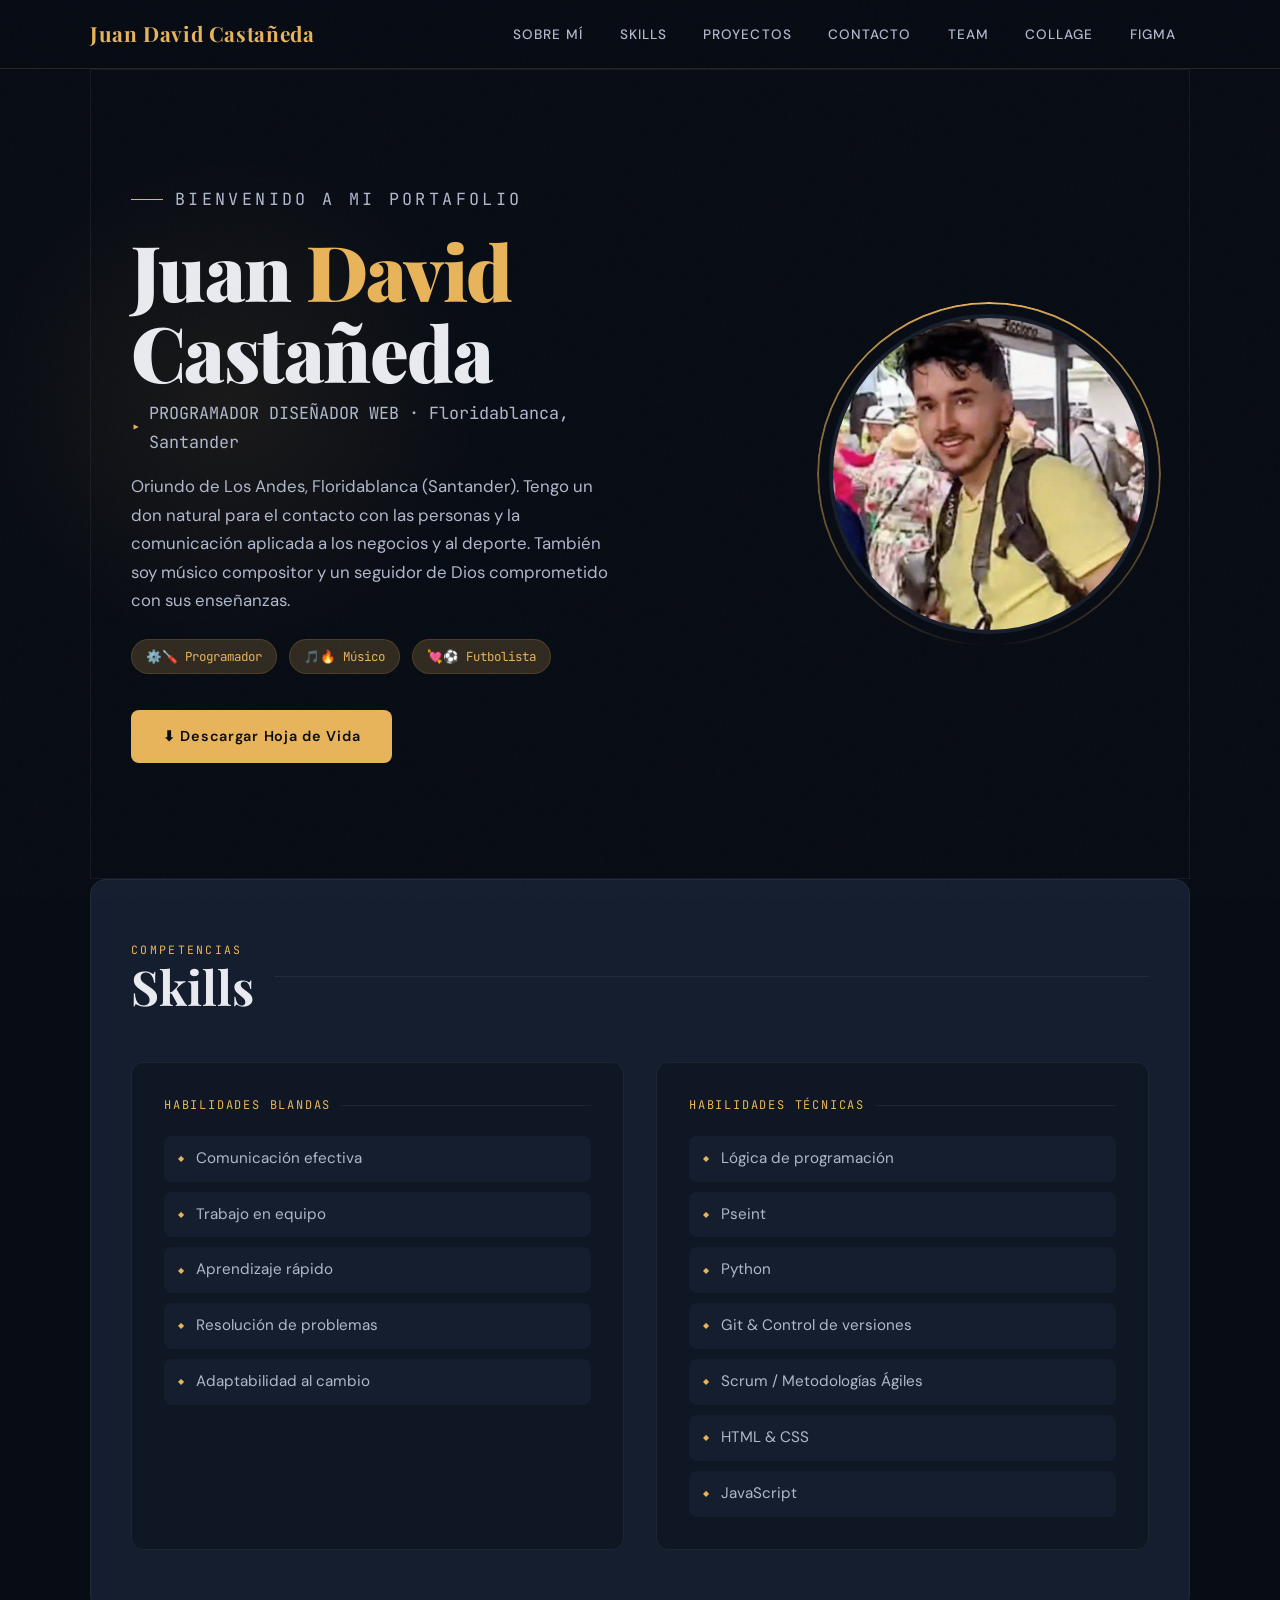
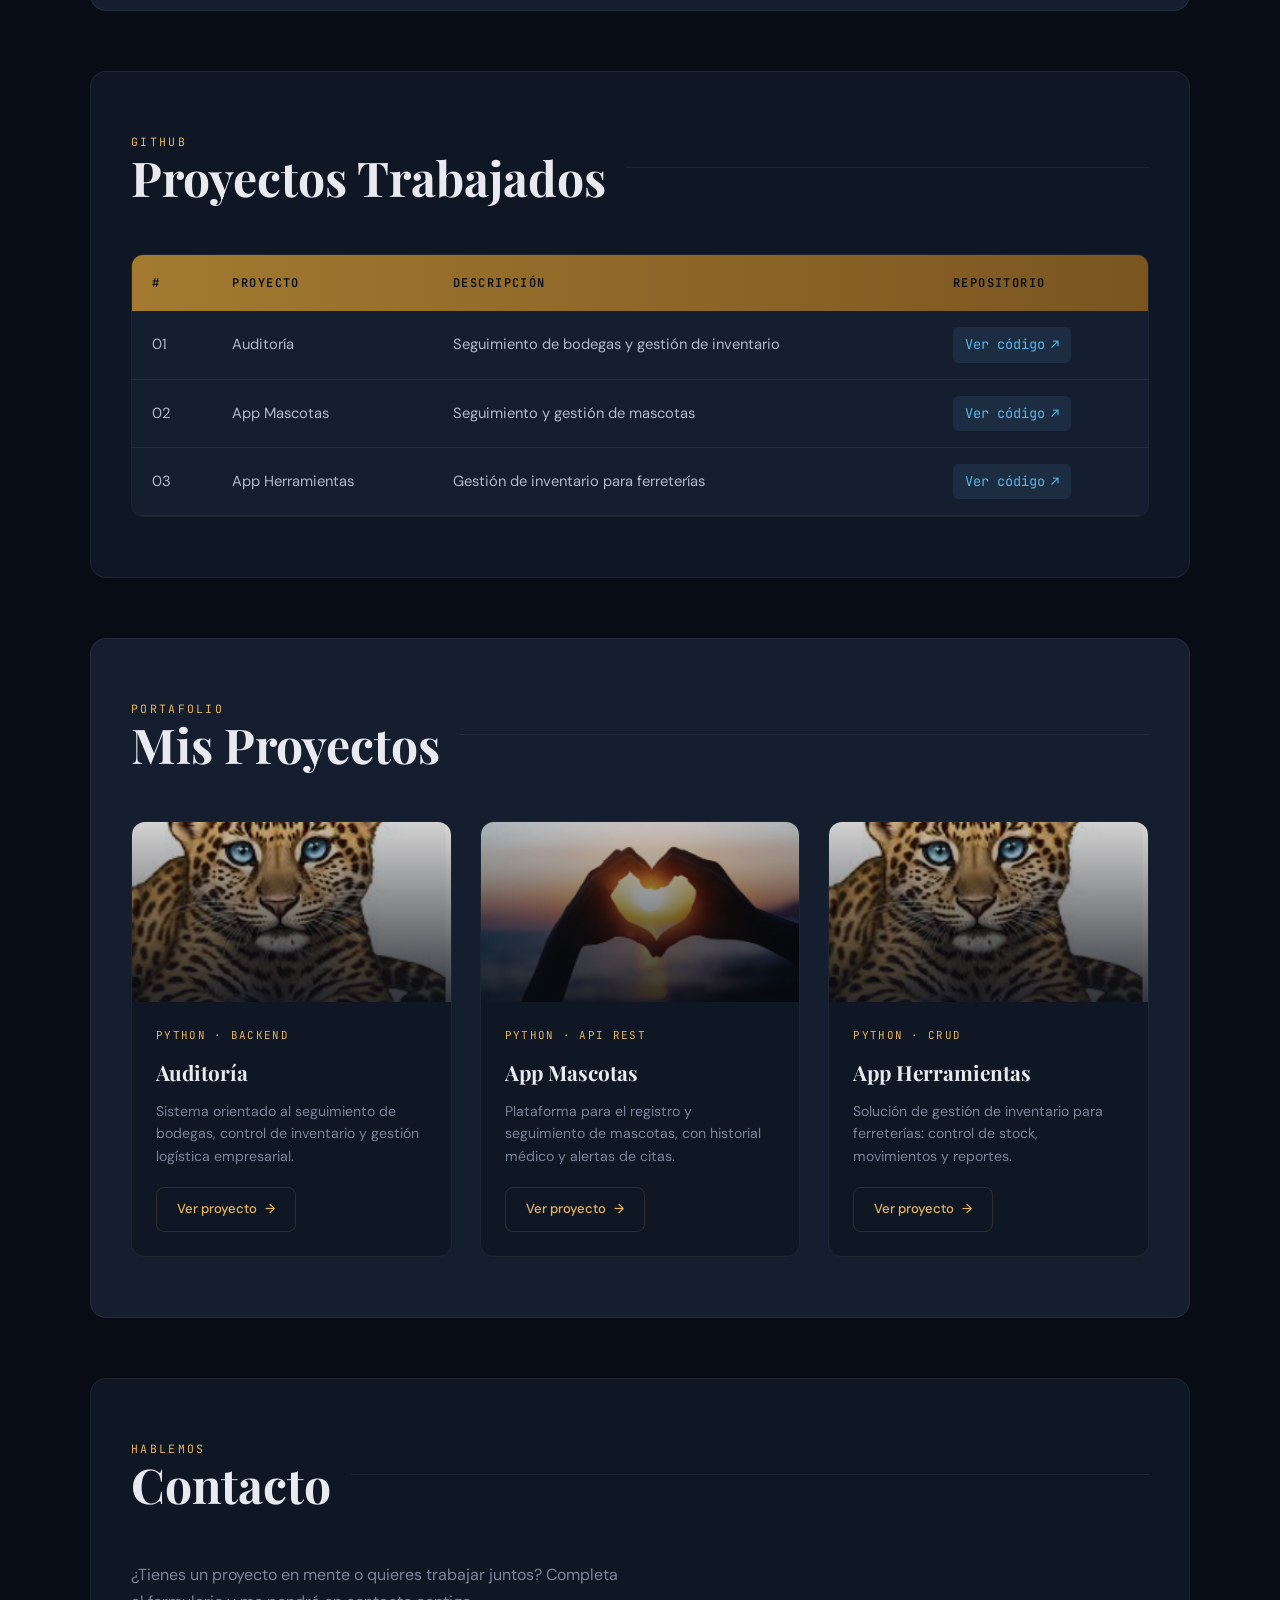
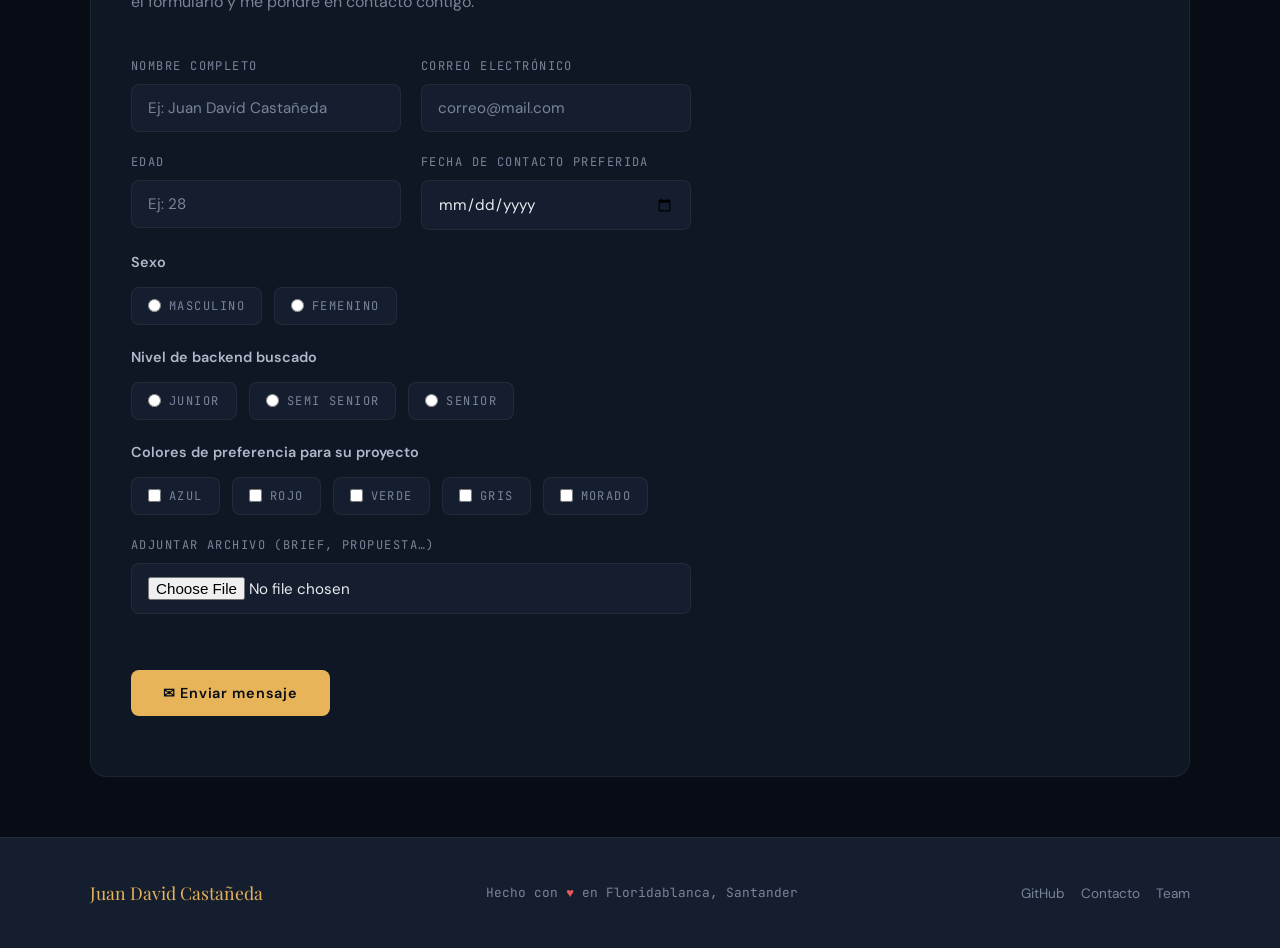
<file: index.html>
<!DOCTYPE html>
<html lang="es">
<head>
  <meta charset="UTF-8">
  <meta name="viewport" content="width=device-width, initial-scale=1.0">
  <title>Juan David Castañeda — Developer Portfolio</title>
  <link rel="stylesheet" href="css/style.css">
</head>

<body>

  <!-- ============================
       HEADER
       ============================ -->
  <header>
    <nav>
      <a href="#sobre-mi" class="nav-brand">Juan David Castañeda</a>
      <ul>
        <li><a href="#sobre-mi">Sobre mí</a></li>
        <li><a href="#skills">Skills</a></li>
        <li><a href="#Repositorios">Proyectos</a></li>
        <li><a href="#contactos">Contacto</a></li>
        <li><a href="team-developer.html">Team</a></li>
        <li><a href="collage.html">Collage</a></li>
        <li><a href="https://www.figma.com/proto/X5nRKjcFiS8y9McNGaihvW/PROYECTO?node-id=3-42&p=f&t=cVQaoE5dZQZJ9Df1-1&scaling=scale-down-width&content-scaling=fixed&page-id=0%3A1&starting-point-node-id=1%3A845" target="_blank">FIGMA</a></li>
      </ul>
    </nav>
  </header>

  <main>

    <!-- ============================
         HERO / SOBRE MÍ
         ============================ -->
    <section id="sobre-mi">
      <div id="sobre-mi-texto">
        <p class="hero-eyebrow">Bienvenido a mi portafolio</p>
        <h1>Juan <span class="highlight">David</span><br>Castañeda</h1>
        <p class="hero-subtitle">PROGRAMADOR DISEÑADOR WEB · Floridablanca, Santander</p>
        <p>
          Oriundo de Los Andes, Floridablanca (Santander). Tengo un don natural
          para el contacto con las personas y la comunicación aplicada a los
          negocios y al deporte. También soy músico compositor y un seguidor de
          Dios comprometido con sus enseñanzas.
        </p>
        <div style="margin-top: 16px;">
          <span class="hero-tag">⚙️🪛 Programador</span>
          <span class="hero-tag">🎵🔥 Músico</span>
          <span class="hero-tag">💘⚽ Futbolista</span>
        </div>
        <a href="img/hoja-de-vida-juan-david-castaneda.pdf" download="Hoja_de_Vida_Juan_David_Castaneda.pdf" class="btn-primary" style="margin-top:36px;">
          ⬇ Descargar Hoja de Vida
        </a>
      </div>

      <div id="sobre-mi-img">
        <div class="avatar-wrapper">
          <div class="avatar-ring"></div>
          <img src="img/David_imagen.jpg" alt="Juan David Castañeda">
        </div>
      </div>
    </section>

    <!-- ============================
         SKILLS
         ============================ -->
    <section id="skills" class="reveal">
      <div class="section-header">
        <div>
          <p class="section-label">Competencias</p>
          <h2 class="section-title">Skills</h2>
        </div>
        <div class="section-line"></div>
      </div>

      <div class="skills-grid">
        <div class="skill-card reveal reveal-delay-1">
          <p class="skill-card-title">Habilidades blandas</p>
          <ul class="skill-list">
            <li>Comunicación efectiva</li>
            <li>Trabajo en equipo</li>
            <li>Aprendizaje rápido</li>
            <li>Resolución de problemas</li>
            <li>Adaptabilidad al cambio</li>
          </ul>
        </div>

        <div class="skill-card reveal reveal-delay-2">
          <p class="skill-card-title">Habilidades técnicas</p>
          <ul class="skill-list">
            <li>Lógica de programación</li>
            <li>Pseint</li>
            <li>Python</li>
            <li>Git &amp; Control de versiones</li>
            <li>Scrum / Metodologías Ágiles</li>
            <li>HTML &amp; CSS</li>
            <li>JavaScript</li>
          </ul>
        </div>
      </div>
    </section>

    <!-- ============================
         REPOSITORIOS
         ============================ -->
    <section id="Repositorios" class="reveal">
      <div class="section-header">
        <div>
          <p class="section-label">GitHub</p>
          <h2 class="section-title">Proyectos Trabajados</h2>
        </div>
        <div class="section-line"></div>
      </div>

      <div class="table-wrapper">
        <table>
          <thead>
            <tr>
              <th>#</th>
              <th>Proyecto</th>
              <th>Descripción</th>
              <th>Repositorio</th>
            </tr>
          </thead>
          <tbody>
            <tr>
              <td>01</td>
              <td>Auditoría</td>
              <td>Seguimiento de bodegas y gestión de inventario</td>
              <td>
                <a href="https://github.com/juandavidcastaneda88/Gestionar_Herramientas" target="_blank">
                  Ver código
                </a>
              </td>
            </tr>
            <tr>
              <td>02</td>
              <td>App Mascotas</td>
              <td>Seguimiento y gestión de mascotas</td>
              <td>
                <a href="https://github.com/juandavidcastaneda88/Gestionar_Herramientas" target="_blank">
                  Ver código
                </a>
              </td>
            </tr>
            <tr>
              <td>03</td>
              <td>App Herramientas</td>
              <td>Gestión de inventario para ferreterías</td>
              <td>
                <a href="https://github.com/juandavidcastaneda88/Gestionar_Herramientas" target="_blank">
                  Ver código
                </a>
              </td>
            </tr>
          </tbody>
        </table>
      </div>
    </section>

    <!-- ============================
         PROYECTOS CARDS
         ============================ -->
    <section id="proyectos" class="reveal">
      <div class="section-header">
        <div>
          <p class="section-label">Portafolio</p>
          <h2 class="section-title">Mis Proyectos</h2>
        </div>
        <div class="section-line"></div>
      </div>

      <div class="projects-grid">
        <div class="project-card reveal reveal-delay-1">
          <div class="project-img-wrap">
            <img src="img/Leopardo.png" alt="Proyecto Auditoría">
            <div class="project-overlay"></div>
          </div>
          <div class="project-body">
            <span class="project-tag"> Python · Backend</span>
            <h3>Auditoría</h3>
            <p>Sistema orientado al seguimiento de bodegas, control de inventario y gestión logística empresarial.</p>
            <a href="https://github.com/juandavidcastaneda88/Gestionar_Herramientas" target="_blank" class="btn-outline">Ver proyecto</a>
          </div>
        </div>

        <div class="project-card reveal reveal-delay-2">
          <div class="project-img-wrap">
            <img src="img/corazon.png" alt="App Mascotas">
            <div class="project-overlay"></div>
          </div>
          <div class="project-body">
            <span class="project-tag">Python · API REST</span>
            <h3>App Mascotas</h3>
            <p>Plataforma para el registro y seguimiento de mascotas, con historial médico y alertas de citas.</p>
            <a href="https://github.com/juandavidcastaneda88/Gestionar_Herramientas" target="_blank" class="btn-outline">Ver proyecto</a>
          </div>
        </div>

        <div class="project-card reveal reveal-delay-3">
          <div class="project-img-wrap">
            <img src="img/Leopardo.png" alt="App Herramientas">
            <div class="project-overlay"></div>
          </div>
          <div class="project-body">
            <span class="project-tag">Python · CRUD</span>
            <h3>App Herramientas</h3>
            <p>Solución de gestión de inventario para ferreterías: control de stock, movimientos y reportes.</p>
            <a href="https://github.com/juandavidcastaneda88/Gestionar_Herramientas" target="_blank" class="btn-outline">Ver proyecto</a>
          </div>
        </div>
      </div>
    </section>

    <!-- ============================
         CONTACTO
         ============================ -->
    <section id="contactos" class="reveal">
      <div class="section-header">
        <div>
          <p class="section-label">Hablemos</p>
          <h2 class="section-title">Contacto</h2>
        </div>
        <div class="section-line"></div>
      </div>

      <p class="contact-intro">
        ¿Tienes un proyecto en mente o quieres trabajar juntos? Completa el formulario
        y me pondré en contacto contigo.
      </p>

      <form class="contact-form">
        <div class="form-row">
          <div class="form-group">
            <label>Nombre completo</label>
            <input type="text" placeholder="Ej: Juan David Castañeda">
          </div>
          <div class="form-group">
            <label>Correo electrónico</label>
            <input type="email" placeholder="correo@mail.com">
          </div>
        </div>

        <div class="form-row">
          <div class="form-group">
            <label>Edad</label>
            <input type="number" placeholder="Ej: 28" min="18" max="99">
          </div>
          <div class="form-group">
            <label>Fecha de contacto preferida</label>
            <input type="date">
          </div>
        </div>

        <div class="form-group">
          <label class="section-sublabel">Sexo</label>
          <div class="radio-group">
            <label class="radio-label"><input type="radio" name="sexo"> Masculino</label>
            <label class="radio-label"><input type="radio" name="sexo"> Femenino</label>
          </div>
        </div>

        <div class="form-group">
          <label class="section-sublabel">Nivel de backend buscado</label>
          <div class="radio-group">
            <label class="radio-label"><input type="radio" name="nivel"> Junior</label>
            <label class="radio-label"><input type="radio" name="nivel"> Semi Senior</label>
            <label class="radio-label"><input type="radio" name="nivel"> Senior</label>
          </div>
        </div>

        <div class="form-group">
          <label class="section-sublabel">Colores de preferencia para su proyecto</label>
          <div class="checkbox-group">
            <label class="checkbox-label"><input type="checkbox"> Azul</label>
            <label class="checkbox-label"><input type="checkbox"> Rojo</label>
            <label class="checkbox-label"><input type="checkbox"> Verde</label>
            <label class="checkbox-label"><input type="checkbox"> Gris</label>
            <label class="checkbox-label"><input type="checkbox"> Morado</label>
          </div>
        </div>

        <div class="form-group">
          <label>Adjuntar archivo (brief, propuesta…)</label>
          <input type="file">
        </div>

        <button type="submit" class="btn-primary" style="align-self:flex-start;">
          ✉ Enviar mensaje
        </button>
      </form>
    </section>

  </main>

  <!-- ============================
       FOOTER
       ============================ -->
  <footer>
    <div class="footer-inner">
      <span class="footer-brand">Juan David Castañeda</span>
      <p class="footer-copy">Hecho con <span class="heart">♥</span> en Floridablanca, Santander</p>
      <div class="footer-links">
        <a href="https://github.com/juandavidcastaneda88" target="_blank">GitHub</a>
        <a href="#contactos">Contacto</a>
        <a href="team-developer.html">Team</a>
      </div>
    </div>
  </footer>

  <!-- ============================
       SCROLL REVEAL JS
       ============================ -->
  <script>
    const reveals = document.querySelectorAll('.reveal');
    const observer = new IntersectionObserver((entries) => {
      entries.forEach(entry => {
        if (entry.isIntersecting) {
          entry.target.classList.add('visible');
        }
      });
    }, { threshold: 0.12 });
    reveals.forEach(el => observer.observe(el));
  </script>

</body>
</html>
</file>
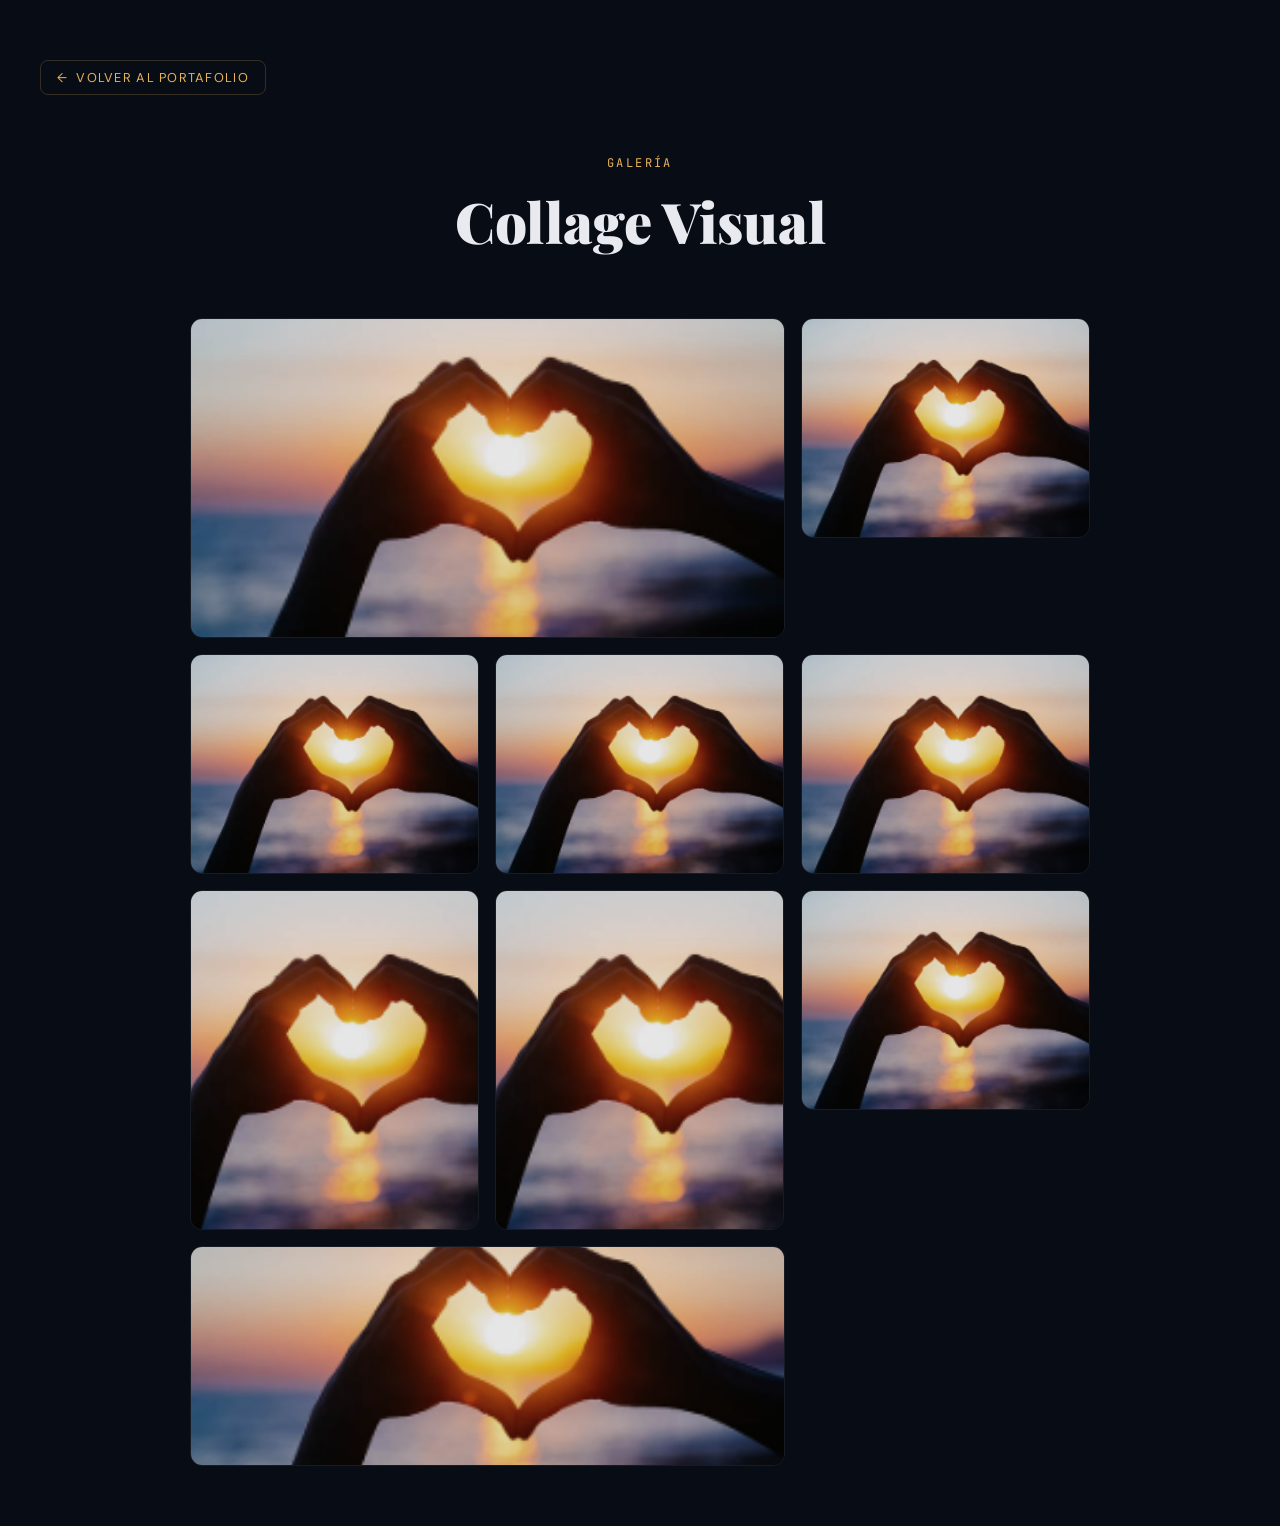
<file: collage.html>
<!DOCTYPE html>
<html lang="es">
<head>
  <meta charset="UTF-8">
  <meta name="viewport" content="width=device-width, initial-scale=1.0">
  <title>Collage — JD Portfolio</title>
  <link rel="preconnect" href="https://fonts.googleapis.com">
  <link href="https://fonts.googleapis.com/css2?family=JetBrains+Mono:wght@400;600&display=swap" rel="stylesheet">
  <link rel="stylesheet" href="css/collage.css">
</head>
<body>

  <a href="index.html" class="back-link">Volver al portafolio</a>

  <div class="page-header">
    <p>Galería</p>
    <h1>Collage Visual</h1>
  </div>

  <section id="collage">
    <img src="img/corazon.png" class="grande"    alt="Imagen grande">
    <img src="img/corazon.png"                   alt="Imagen">
    <img src="img/corazon.png"                   alt="Imagen">
    <img src="img/corazon.png"                   alt="Imagen">
    <img src="img/corazon.png"                   alt="Imagen">
    <img src="img/corazon.png" class="vertical"  alt="Imagen vertical">
    <img src="img/corazon.png" class="vertical"  alt="Imagen vertical">
    <img src="img/corazon.png"                   alt="Imagen">
    <img src="img/corazon.png" class="horizontal" alt="Imagen horizontal">
  </section>

</body>
</html>
</file>
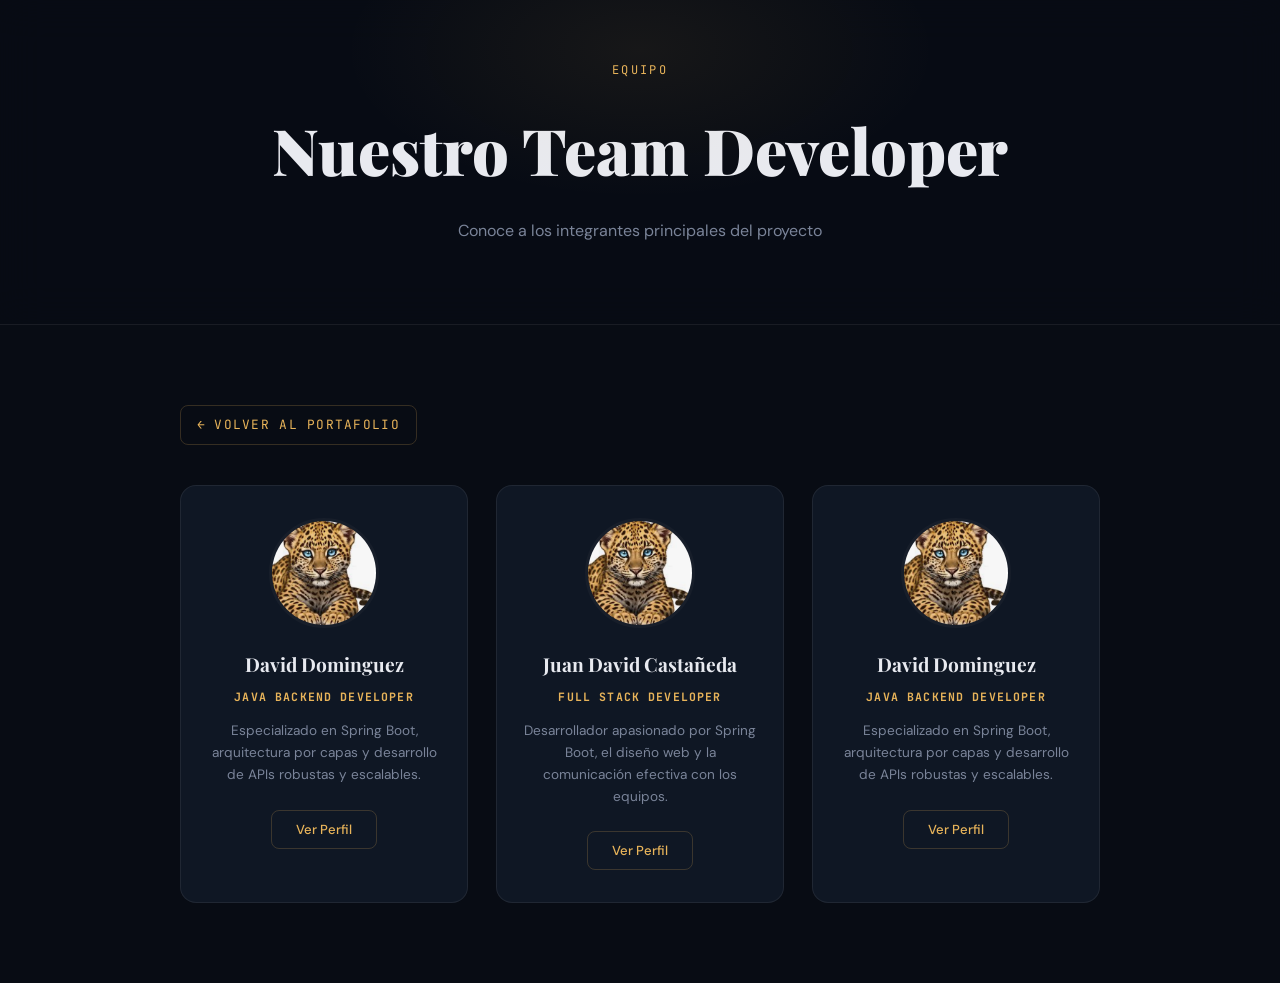
<file: team-developer.html>
<!DOCTYPE html>
<html lang="es">
<head>
  <meta charset="UTF-8">
  <meta name="viewport" content="width=device-width, initial-scale=1.0">
  <title>Team Developer — JDC Portfolio</title>
  <link rel="stylesheet" href="css/team-developers.css">
</head>
<body>

  <header>
    <span class="header-eyebrow">Equipo</span>
    <h1>Nuestro Team Developer</h1>
    <p>Conoce a los integrantes principales del proyecto</p>
  </header>

  <main>
    <a href="index.html" class="back-link">Volver al portafolio</a>
    <div style="clear:both; margin-bottom: 0;"></div>

    <section id="contenedor-equipo">

      <article class="miembro">
        <div class="miembro-img-wrap">
          <img src="img/Leopardo.png" alt="David Dominguez">
        </div>
        <h2>David Dominguez</h2>
        <h3>Java Backend Developer</h3>
        <p>Especializado en Spring Boot, arquitectura por capas y desarrollo de APIs robustas y escalables.</p>
        <button>Ver Perfil</button>
      </article>

      <article class="miembro">
        <div class="miembro-img-wrap">
          <img src="img/Leopardo.png" alt="Juan David Castañeda">
        </div>
        <h2>Juan David Castañeda</h2>
        <h3>Full Stack Developer</h3>
        <p>Desarrollador apasionado por Spring Boot, el diseño web y la comunicación efectiva con los equipos.</p>
        <button>Ver Perfil</button>
      </article>

      <article class="miembro">
        <div class="miembro-img-wrap">
          <img src="img/Leopardo.png" alt="Tercer Integrante">
        </div>
        <h2>David Dominguez</h2>
        <h3>Java Backend Developer</h3>
        <p>Especializado en Spring Boot, arquitectura por capas y desarrollo de APIs robustas y escalables.</p>
        <button>Ver Perfil</button>
      </article>

    </section>
  </main>

</body>
</html>
</file>
<file: css/style.css>
/* ============================================
   JUAN DAVID CASTAÑEDA — PORTFOLIO
   Dark Refined · Spring Boot Developer
   ============================================ */

@import url('https://fonts.googleapis.com/css2?family=Playfair+Display:wght@400;700;900&family=DM+Sans:wght@300;400;500;600&family=JetBrains+Mono:wght@400;600&display=swap');

/* === VARIABLES === */
:root {
  --bg-deep:    #080c14;
  --bg-card:    #0f1724;
  --bg-surface: #151e2e;
  --accent:     #e8b45a;
  --accent-dim: #a37a30;
  --accent-glow:rgba(232,180,90,0.18);
  --text-main:  #e8eaf0;
  --text-muted: #7a8499;
  --text-soft:  #b0b8cc;
  --border:     rgba(232,180,90,0.15);
  --border-dim: rgba(255,255,255,0.06);
  --red:        #e85a5a;
  --teal:       #5ab4e8;
  --serif:      'Playfair Display', serif;
  --sans:       'DM Sans', sans-serif;
  --mono:       'JetBrains Mono', monospace;
  --radius:     16px;
  --shadow:     0 20px 60px rgba(0,0,0,0.6);
  --transition: 0.35s cubic-bezier(0.4,0,0.2,1);
}

/* === RESET === */
*, *::before, *::after {
  margin: 0; padding: 0;
  box-sizing: border-box;
}

html { scroll-behavior: smooth; }

body {
  font-family: var(--sans);
  background-color: var(--bg-deep);
  color: var(--text-main);
  line-height: 1.7;
  overflow-x: hidden;
}

/* === NOISE TEXTURE OVERLAY === */
body::before {
  content: '';
  position: fixed;
  inset: 0;
  background-image: url("data:image/svg+xml,%3Csvg viewBox='0 0 256 256' xmlns='http://www.w3.org/2000/svg'%3E%3Cfilter id='n'%3E%3CfeTurbulence type='fractalNoise' baseFrequency='0.9' numOctaves='4' stitchTiles='stitch'/%3E%3C/filter%3E%3Crect width='100%25' height='100%25' filter='url(%23n)' opacity='0.04'/%3E%3C/svg%3E");
  pointer-events: none;
  z-index: 9999;
  opacity: 0.4;
}

/* === SCROLLBAR === */
::-webkit-scrollbar { width: 6px; }
::-webkit-scrollbar-track { background: var(--bg-deep); }
::-webkit-scrollbar-thumb { background: var(--accent-dim); border-radius: 3px; }

/* ============================================
   HEADER / NAV
   ============================================ */
header {
  position: sticky;
  top: 0;
  z-index: 1000;
  background: rgba(8,12,20,0.85);
  backdrop-filter: blur(20px);
  -webkit-backdrop-filter: blur(20px);
  border-bottom: 1px solid var(--border);
  padding: 0 40px;
  animation: slideDown 0.8s ease-out both;
}

@keyframes slideDown {
  from { transform: translateY(-100%); opacity: 0; }
  to   { transform: translateY(0);     opacity: 1; }
}

nav {
  max-width: 1100px;
  margin: 0 auto;
  display: flex;
  align-items: center;
  justify-content: space-between;
  height: 68px;
}

.nav-brand {
  font-family: var(--serif);
  font-size: 1.3rem;
  font-weight: 700;
  color: var(--accent);
  letter-spacing: 0.03em;
  text-decoration: none;
}

nav ul {
  list-style: none;
  display: flex;
  gap: 8px;
}

nav ul li a {
  font-family: var(--sans);
  font-size: 0.85rem;
  font-weight: 500;
  letter-spacing: 0.08em;
  text-transform: uppercase;
  color: var(--text-soft);
  text-decoration: none;
  padding: 8px 14px;
  border-radius: 8px;
  transition: var(--transition);
  position: relative;
}

nav ul li a::after {
  content: '';
  position: absolute;
  bottom: 4px; left: 50%;
  transform: translateX(-50%) scaleX(0);
  width: 16px; height: 2px;
  background: var(--accent);
  border-radius: 2px;
  transition: transform 0.3s ease;
}

nav ul li a:hover {
  color: var(--accent);
  background: var(--accent-glow);
}

nav ul li a:hover::after {
  transform: translateX(-50%) scaleX(1);
}

/* ============================================
   HERO / SOBRE MÍ
   ============================================ */
#sobre-mi {
  min-height: 90vh;
  max-width: 1100px;
  margin: 0 auto;
  padding: 80px 40px;
  display: flex;
  align-items: center;
  gap: 80px;
  background: transparent;
  box-shadow: none;
  border-radius: 0;
  width: 100%;
}

/* Glowing orb background */
#sobre-mi::before {
  content: '';
  position: absolute;
  top: 10%; left: -10%;
  width: 500px; height: 500px;
  background: radial-gradient(circle, rgba(232,180,90,0.08) 0%, transparent 70%);
  border-radius: 50%;
  pointer-events: none;
  animation: floatOrb 8s ease-in-out infinite;
}

@keyframes floatOrb {
  0%,100% { transform: translateY(0) scale(1); }
  50%      { transform: translateY(-30px) scale(1.05); }
}

#sobre-mi-texto {
  flex: 1;
  animation: fadeSlideLeft 1s ease-out 0.3s both;
}

@keyframes fadeSlideLeft {
  from { transform: translateX(-50px); opacity: 0; }
  to   { transform: translateX(0);     opacity: 1; }
}

.hero-eyebrow {
  font-family: var(--mono);
  font-size: 0.8rem;
  color: var(--accent);
  letter-spacing: 0.2em;
  text-transform: uppercase;
  margin-bottom: 16px;
  display: flex;
  align-items: center;
  gap: 12px;
}

.hero-eyebrow::before {
  content: '';
  width: 32px; height: 1px;
  background: var(--accent);
  display: inline-block;
}

#sobre-mi-texto h1 {
  font-family: var(--serif);
  font-size: clamp(3rem, 6vw, 5.5rem);
  font-weight: 900;
  line-height: 1.05;
  letter-spacing: -0.02em;
  color: var(--text-main);
  margin-bottom: 8px;
}

#sobre-mi-texto h1 span.highlight {
  color: var(--accent);
  position: relative;
}

.hero-subtitle {
  font-family: var(--mono);
  font-size: 1rem;
  color: var(--teal);
  margin-bottom: 28px;
  display: flex;
  align-items: center;
  gap: 8px;
}

.hero-subtitle::before {
  content: '▸';
  color: var(--accent);
}

#sobre-mi-texto p {
  font-size: 1.05rem;
  color: var(--text-soft);
  max-width: 480px;
  margin-bottom: 16px;
}

.hero-tag {
  display: inline-flex;
  align-items: center;
  gap: 6px;
  background: var(--accent-glow);
  border: 1px solid var(--border);
  color: var(--accent);
  font-family: var(--mono);
  font-size: 0.78rem;
  padding: 6px 14px;
  border-radius: 100px;
  margin-top: 8px;
  margin-right: 8px;
}

.btn-primary {
  display: inline-flex;
  align-items: center;
  gap: 10px;
  margin-top: 36px;
  padding: 14px 32px;
  background: var(--accent);
  color: var(--bg-deep);
  font-family: var(--sans);
  font-weight: 600;
  font-size: 0.9rem;
  letter-spacing: 0.05em;
  text-decoration: none;
  border-radius: 8px;
  border: none;
  cursor: pointer;
  transition: var(--transition);
  position: relative;
  overflow: hidden;
}

.btn-primary::after {
  content: '';
  position: absolute;
  inset: 0;
  background: white;
  opacity: 0;
  transition: opacity 0.3s;
}

.btn-primary:hover { transform: translateY(-3px); box-shadow: 0 12px 40px rgba(232,180,90,0.4); }
.btn-primary:hover::after { opacity: 0.1; }

#sobre-mi-img {
  flex-shrink: 0;
  animation: fadeSlideRight 1s ease-out 0.5s both;
}

@keyframes fadeSlideRight {
  from { transform: translateX(50px); opacity: 0; }
  to   { transform: translateX(0);    opacity: 1; }
}

.avatar-wrapper {
  position: relative;
  width: 320px;
  height: 320px;
}

.avatar-ring {
  position: absolute;
  inset: -12px;
  border-radius: 50%;
  border: 2px solid transparent;
  background: conic-gradient(var(--accent), transparent, var(--accent)) border-box;
  -webkit-mask: linear-gradient(#fff 0 0) padding-box, linear-gradient(#fff 0 0);
  -webkit-mask-composite: destination-out;
  mask-composite: exclude;
  animation: spinRing 8s linear infinite;
}

@keyframes spinRing {
  to { transform: rotate(360deg); }
}

.avatar-wrapper img {
  width: 100%;
  height: 100%;
  border-radius: 50%;
  object-fit: cover;
  border: 4px solid var(--bg-surface);
  filter: grayscale(20%);
  transition: var(--transition);
}

.avatar-wrapper img:hover {
  filter: grayscale(0%);
  transform: scale(1.03);
}

/* ============================================
   SECTION BASE
   ============================================ */
section {
  max-width: 1100px;
  margin: 0 auto 60px;
  padding: 60px 40px;
  background: var(--bg-card);
  border: 1px solid var(--border-dim);
  border-radius: var(--radius);
  width: 90%;
  position: relative;
  box-shadow: none;
}

.section-header {
  margin-bottom: 50px;
  display: flex;
  align-items: center;
  gap: 20px;
}

.section-label {
  font-family: var(--mono);
  font-size: 0.72rem;
  letter-spacing: 0.2em;
  text-transform: uppercase;
  color: var(--accent);
}

.section-title {
  font-family: var(--serif);
  font-size: clamp(2rem, 4vw, 3rem);
  font-weight: 700;
  color: var(--text-main);
  line-height: 1.1;
}

.section-line {
  flex: 1;
  height: 1px;
  background: var(--border-dim);
}

/* ============================================
   SKILLS
   ============================================ */
#skills {
  background: var(--bg-surface);
}

.skills-grid {
  display: grid;
  grid-template-columns: 1fr 1fr;
  gap: 32px;
}

.skill-card {
  background: var(--bg-card);
  border: 1px solid var(--border-dim);
  border-radius: 12px;
  padding: 32px;
  transition: var(--transition);
  position: relative;
  overflow: hidden;
}

.skill-card::before {
  content: '';
  position: absolute;
  top: 0; left: 0;
  width: 3px; height: 100%;
  background: var(--accent);
  opacity: 0;
  transition: opacity 0.3s;
}

.skill-card:hover {
  border-color: var(--border);
  transform: translateY(-4px);
  box-shadow: 0 20px 50px rgba(0,0,0,0.4);
}

.skill-card:hover::before { opacity: 1; }

.skill-card-title {
  font-family: var(--mono);
  font-size: 0.75rem;
  letter-spacing: 0.15em;
  text-transform: uppercase;
  color: var(--accent);
  margin-bottom: 20px;
  display: flex;
  align-items: center;
  gap: 10px;
}

.skill-card-title::after {
  content: '';
  flex: 1; height: 1px;
  background: var(--border-dim);
}

.skill-list {
  list-style: none;
  display: flex;
  flex-direction: column;
  gap: 10px;
}

.skill-list li {
  display: flex;
  align-items: center;
  gap: 12px;
  font-size: 0.95rem;
  color: var(--text-soft);
  padding: 10px 14px;
  background: var(--bg-surface);
  border-radius: 8px;
  transition: var(--transition);
  cursor: default;
}

.skill-list li::before {
  content: '◆';
  font-size: 0.5rem;
  color: var(--accent);
  flex-shrink: 0;
}

.skill-list li:hover {
  color: var(--text-main);
  background: var(--accent-glow);
  padding-left: 20px;
}

/* ============================================
   REPOSITORIOS / TABLA
   ============================================ */
#Repositorios {
  background: var(--bg-card);
}

.table-wrapper {
  overflow-x: auto;
  border-radius: 12px;
  border: 1px solid var(--border-dim);
}

#Repositorios table {
  width: 100%;
  border-collapse: collapse;
  background: var(--bg-surface);
}

#Repositorios thead tr {
  background: linear-gradient(90deg, var(--accent-dim), #7a5520);
}

#Repositorios th {
  padding: 18px 20px;
  font-family: var(--mono);
  font-size: 0.75rem;
  letter-spacing: 0.12em;
  text-transform: uppercase;
  color: var(--bg-deep);
  text-align: left;
  font-weight: 600;
}

#Repositorios td {
  padding: 16px 20px;
  font-size: 0.92rem;
  color: var(--text-soft);
  border-bottom: 1px solid var(--border-dim);
  transition: var(--transition);
}

#Repositorios tbody tr {
  transition: var(--transition);
}

#Repositorios tbody tr:hover {
  background: var(--accent-glow);
}

#Repositorios tbody tr:hover td {
  color: var(--text-main);
}

#Repositorios a {
  color: var(--teal);
  text-decoration: none;
  font-family: var(--mono);
  font-size: 0.85rem;
  display: inline-flex;
  align-items: center;
  gap: 6px;
  padding: 6px 12px;
  background: rgba(90,180,232,0.1);
  border-radius: 6px;
  transition: var(--transition);
}

#Repositorios a:hover {
  background: rgba(90,180,232,0.2);
  transform: translateY(-1px);
}

#Repositorios a::after {
  content: '↗';
}

/* ============================================
   PROYECTOS
   ============================================ */
#proyectos {
  background: var(--bg-surface);
}

.projects-grid {
  display: grid;
  grid-template-columns: repeat(3, 1fr);
  gap: 28px;
}

.project-card {
  background: var(--bg-card);
  border: 1px solid var(--border-dim);
  border-radius: 14px;
  overflow: hidden;
  transition: var(--transition);
  position: relative;
  cursor: pointer;
}

.project-card:hover {
  border-color: var(--border);
  transform: translateY(-8px);
  box-shadow: 0 30px 70px rgba(0,0,0,0.5);
}

.project-img-wrap {
  position: relative;
  overflow: hidden;
  height: 180px;
  background: var(--bg-surface);
}

.project-img-wrap img {
  width: 100%;
  height: 100%;
  object-fit: cover;
  filter: grayscale(30%) brightness(0.85);
  transition: var(--transition);
}

.project-card:hover .project-img-wrap img {
  transform: scale(1.08);
  filter: grayscale(0%) brightness(1);
}

.project-overlay {
  position: absolute;
  inset: 0;
  background: linear-gradient(to top, rgba(8,12,20,0.8), transparent);
}

.project-body {
  padding: 24px;
}

.project-tag {
  font-family: var(--mono);
  font-size: 0.68rem;
  letter-spacing: 0.12em;
  text-transform: uppercase;
  color: var(--accent);
  margin-bottom: 10px;
  display: block;
}

.project-body h3 {
  font-family: var(--serif);
  font-size: 1.3rem;
  color: var(--text-main);
  margin-bottom: 10px;
}

.project-body p {
  font-size: 0.88rem;
  color: var(--text-muted);
  line-height: 1.6;
  margin-bottom: 20px;
}

.btn-outline {
  display: inline-flex;
  align-items: center;
  gap: 8px;
  padding: 10px 20px;
  background: transparent;
  border: 1px solid var(--border);
  color: var(--accent);
  font-family: var(--sans);
  font-size: 0.82rem;
  font-weight: 500;
  border-radius: 8px;
  cursor: pointer;
  text-decoration: none;
  transition: var(--transition);
}

.btn-outline:hover {
  background: var(--accent-glow);
  border-color: var(--accent);
}

.btn-outline::after {
  content: '→';
  transition: transform 0.3s;
}

.btn-outline:hover::after { transform: translateX(4px); }

/* ============================================
   CONTACTO
   ============================================ */
#contactos {
  background: var(--bg-card);
  width: 90%;
}

.contact-intro {
  font-size: 1rem;
  color: var(--text-muted);
  max-width: 500px;
  margin-bottom: 40px;
}

.contact-form {
  max-width: 560px;
  display: flex;
  flex-direction: column;
  gap: 20px;
}

.form-group {
  display: flex;
  flex-direction: column;
  gap: 8px;
}

.form-group label {
  font-family: var(--mono);
  font-size: 0.75rem;
  letter-spacing: 0.12em;
  text-transform: uppercase;
  color: var(--text-muted);
}

.form-group input,
.form-group textarea,
.form-group select {
  background: var(--bg-surface);
  border: 1px solid var(--border-dim);
  border-radius: 8px;
  padding: 13px 16px;
  color: var(--text-main);
  font-family: var(--sans);
  font-size: 0.95rem;
  transition: var(--transition);
  outline: none;
  width: 100%;
}

.form-group input:focus,
.form-group textarea:focus {
  border-color: var(--accent);
  background: var(--bg-card);
  box-shadow: 0 0 0 3px var(--accent-glow);
}

.form-group input::placeholder,
.form-group textarea::placeholder {
  color: var(--text-muted);
}

.form-row {
  display: grid;
  grid-template-columns: 1fr 1fr;
  gap: 20px;
}

.radio-group, .checkbox-group {
  display: flex;
  flex-wrap: wrap;
  gap: 12px;
  margin-top: 4px;
}

.radio-label, .checkbox-label {
  display: flex;
  align-items: center;
  gap: 8px;
  cursor: pointer;
  font-size: 0.9rem;
  color: var(--text-soft);
  padding: 8px 16px;
  background: var(--bg-surface);
  border: 1px solid var(--border-dim);
  border-radius: 8px;
  transition: var(--transition);
}

.radio-label:hover, .checkbox-label:hover {
  border-color: var(--accent);
  color: var(--accent);
}

.radio-label input, .checkbox-label input {
  accent-color: var(--accent);
  width: auto;
  padding: 0;
  border: none;
  background: transparent;
}

.form-group label.section-sublabel {
  font-family: var(--sans);
  font-size: 0.9rem;
  font-weight: 600;
  color: var(--text-soft);
  text-transform: none;
  letter-spacing: 0;
}

/* ============================================
   FOOTER
   ============================================ */
footer {
  background: var(--bg-surface);
  border-top: 1px solid var(--border-dim);
  padding: 40px;
  text-align: center;
}

.footer-inner {
  max-width: 1100px;
  margin: 0 auto;
  display: flex;
  align-items: center;
  justify-content: space-between;
  flex-wrap: wrap;
  gap: 20px;
}

.footer-brand {
  font-family: var(--serif);
  font-size: 1.1rem;
  color: var(--accent);
}

.footer-copy {
  font-size: 0.8rem;
  color: var(--text-muted);
  font-family: var(--mono);
}

.footer-links {
  display: flex;
  gap: 16px;
}

.footer-links a {
  color: var(--text-muted);
  text-decoration: none;
  font-size: 0.85rem;
  transition: color 0.3s;
}

.footer-links a:hover { color: var(--accent); }

.heart {
  color: var(--red);
  animation: heartbeat 1.4s ease-in-out infinite;
  display: inline-block;
}

@keyframes heartbeat {
  0%,100% { transform: scale(1); }
  15%      { transform: scale(1.25); }
  30%      { transform: scale(1); }
  45%      { transform: scale(1.15); }
}

/* ============================================
   ANIMATIONS — SCROLL REVEAL
   ============================================ */
.reveal {
  opacity: 0;
  transform: translateY(30px);
  transition: opacity 0.7s ease-out, transform 0.7s ease-out;
}

.reveal.visible {
  opacity: 1;
  transform: translateY(0);
}

.reveal-delay-1 { transition-delay: 0.1s; }
.reveal-delay-2 { transition-delay: 0.2s; }
.reveal-delay-3 { transition-delay: 0.3s; }

/* ============================================
   RESPONSIVE
   ============================================ */
@media (max-width: 900px) {
  #sobre-mi {
    flex-direction: column-reverse;
    text-align: center;
    padding: 60px 24px;
    gap: 40px;
  }
  .hero-eyebrow { justify-content: center; }
  .hero-subtitle { justify-content: center; }
  .avatar-wrapper { width: 240px; height: 240px; }
  .skills-grid { grid-template-columns: 1fr; }
  .projects-grid { grid-template-columns: 1fr 1fr; }
  .form-row { grid-template-columns: 1fr; }
  nav ul { gap: 2px; }
  nav ul li a { padding: 6px 10px; font-size: 0.78rem; }
}

@media (max-width: 600px) {
  header { padding: 0 16px; }
  nav { flex-direction: column; height: auto; padding: 12px 0; gap: 10px; }
  nav ul { flex-wrap: wrap; justify-content: center; }
  section { width: 95%; padding: 40px 20px; }
  .projects-grid { grid-template-columns: 1fr; }
  .footer-inner { flex-direction: column; text-align: center; }
  .avatar-wrapper { width: 200px; height: 200px; }
}
</file>
<file: css/collage.css>
@import url('https://fonts.googleapis.com/css2?family=Playfair+Display:wght@700;900&family=DM+Sans:wght@400;500&display=swap');

:root {
  --bg-deep:    #080c14;
  --bg-card:    #0f1724;
  --accent:     #e8b45a;
  --accent-glow:rgba(232,180,90,0.12);
  --border:     rgba(232,180,90,0.2);
  --border-dim: rgba(255,255,255,0.07);
  --text-main:  #e8eaf0;
  --text-muted: #7a8499;
  --serif:      'Playfair Display', serif;
  --sans:       'DM Sans', sans-serif;
}

*, *::before, *::after { margin: 0; padding: 0; box-sizing: border-box; }
body {
  font-family: var(--sans);
  background-color: var(--bg-deep);
  color: var(--text-main);
  min-height: 100vh;
  padding: 60px 40px;
}

.page-header {
  text-align: center;
  margin-bottom: 60px;
  animation: fadeIn 0.8s ease-out both;
}

@keyframes fadeIn {
  from { opacity: 0; transform: translateY(-20px); }
  to   { opacity: 1; transform: translateY(0); }
}

.page-header p {
  font-size: 0.75rem;
  font-family: 'JetBrains Mono', monospace;
  letter-spacing: 0.2em;
  text-transform: uppercase;
  color: var(--accent);
  margin-bottom: 12px;
}

.page-header h1 {
  font-family: var(--serif);
  font-size: clamp(2rem, 5vw, 3.5rem);
  font-weight: 900;
  color: var(--text-main);
}

.back-link {
  display: inline-flex;
  align-items: center;
  gap: 8px;
  color: var(--accent);
  text-decoration: none;
  font-size: 0.8rem;
  letter-spacing: 0.1em;
  text-transform: uppercase;
  padding: 8px 16px;
  border: 1px solid var(--border);
  border-radius: 8px;
  transition: all 0.3s ease;
  margin-bottom: 60px;
}
.back-link:hover { background: var(--accent-glow); }
.back-link::before { content: '←'; }

#collage {
  display: grid;
  grid-template-columns: repeat(3, 1fr);
  grid-template-rows: auto;
  gap: 16px;
  max-width: 900px;
  margin: 0 auto;
}

#collage img {
  width: 100%;
  height: 220px;
  object-fit: cover;
  border-radius: 12px;
  border: 1px solid var(--border-dim);
  filter: grayscale(20%) brightness(0.9);
  transition: all 0.4s cubic-bezier(0.4, 0, 0.2, 1);
  cursor: pointer;
  animation: popIn 0.6s ease-out both;
}

#collage img:nth-child(1) { animation-delay: 0.05s; }
#collage img:nth-child(2) { animation-delay: 0.1s; }
#collage img:nth-child(3) { animation-delay: 0.15s; }
#collage img:nth-child(4) { animation-delay: 0.2s; }
#collage img:nth-child(5) { animation-delay: 0.25s; }
#collage img:nth-child(6) { animation-delay: 0.3s; }
#collage img:nth-child(7) { animation-delay: 0.35s; }
#collage img:nth-child(8) { animation-delay: 0.4s; }
#collage img:nth-child(9) { animation-delay: 0.45s; }

@keyframes popIn {
  from { opacity: 0; transform: scale(0.85); }
  to   { opacity: 1; transform: scale(1); }
}

#collage img:hover {
  filter: grayscale(0%) brightness(1.1);
  transform: scale(1.04);
  border-color: var(--border);
  box-shadow: 0 20px 50px rgba(232,180,90,0.2);
  z-index: 10;
  position: relative;
}

.grande {
  grid-column: span 2;
  height: 320px !important;
}

.vertical {
  height: 340px !important;
  grid-row: span 2;
}

.horizontal {
  grid-column: span 2;
}

@media (max-width: 600px) {
  #collage { grid-template-columns: 1fr 1fr; }
  .grande  { grid-column: span 2; }
  .vertical { grid-row: span 1; height: 200px !important; }
  body { padding: 40px 20px; }
}
</file>
<file: css/team-developers.css>
@import url('https://fonts.googleapis.com/css2?family=Playfair+Display:wght@700;900&family=DM+Sans:wght@300;400;500;600&family=JetBrains+Mono:wght@400;600&display=swap');

:root {
  --bg-deep:    #080c14;
  --bg-card:    #0f1724;
  --bg-surface: #151e2e;
  --accent:     #e8b45a;
  --accent-dim: #a37a30;
  --accent-glow:rgba(232,180,90,0.15);
  --text-main:  #e8eaf0;
  --text-muted: #7a8499;
  --text-soft:  #b0b8cc;
  --border:     rgba(232,180,90,0.2);
  --border-dim: rgba(255,255,255,0.07);
  --teal:       #5ab4e8;
  --serif:      'Playfair Display', serif;
  --sans:       'DM Sans', sans-serif;
  --mono:       'JetBrains Mono', monospace;
}

*, *::before, *::after { margin: 0; padding: 0; box-sizing: border-box; }
html { scroll-behavior: smooth; }

body {
  font-family: var(--sans);
  background-color: var(--bg-deep);
  color: var(--text-main);
  min-height: 100vh;
  line-height: 1.7;
}

/* Nav link back */
.back-link {
  display: inline-flex;
  align-items: center;
  gap: 8px;
  color: var(--accent);
  text-decoration: none;
  font-family: var(--mono);
  font-size: 0.8rem;
  letter-spacing: 0.1em;
  text-transform: uppercase;
  padding: 8px 16px;
  border: 1px solid var(--border);
  border-radius: 8px;
  transition: all 0.3s ease;
  margin-bottom: 40px;
  float: left;
}
.back-link:hover { background: var(--accent-glow); }
.back-link::before { content: '←'; }

header {
  background: rgba(8,12,20,0.9);
  backdrop-filter: blur(20px);
  border-bottom: 1px solid var(--border-dim);
  padding: 60px 40px 80px;
  text-align: center;
  position: relative;
  overflow: hidden;
  animation: fadeDown 0.8s ease-out both;
}

@keyframes fadeDown {
  from { opacity: 0; transform: translateY(-20px); }
  to   { opacity: 1; transform: translateY(0); }
}

header::before {
  content: '';
  position: absolute;
  top: -100px; left: 50%;
  transform: translateX(-50%);
  width: 600px; height: 300px;
  background: radial-gradient(ellipse, rgba(232,180,90,0.07) 0%, transparent 70%);
  pointer-events: none;
}

.header-eyebrow {
  font-family: var(--mono);
  font-size: 0.75rem;
  letter-spacing: 0.2em;
  text-transform: uppercase;
  color: var(--accent);
  margin-bottom: 16px;
  display: block;
}

header h1 {
  font-family: var(--serif);
  font-size: clamp(2.5rem, 5vw, 4rem);
  font-weight: 900;
  color: var(--text-main);
  margin-bottom: 12px;
}

header p {
  color: var(--text-muted);
  font-size: 1rem;
  max-width: 480px;
  margin: 0 auto;
}

main {
  max-width: 1000px;
  margin: 0 auto;
  padding: 80px 40px;
}

#contenedor-equipo {
  display: grid;
  grid-template-columns: repeat(3, 1fr);
  gap: 28px;
}

.miembro {
  background: var(--bg-card);
  border: 1px solid var(--border-dim);
  border-radius: 16px;
  padding: 32px 24px;
  text-align: center;
  transition: all 0.35s cubic-bezier(0.4,0,0.2,1);
  position: relative;
  overflow: hidden;
  animation: riseUp 0.7s ease-out both;
}

.miembro:nth-child(1) { animation-delay: 0.1s; }
.miembro:nth-child(2) { animation-delay: 0.25s; }
.miembro:nth-child(3) { animation-delay: 0.4s; }

@keyframes riseUp {
  from { opacity: 0; transform: translateY(40px); }
  to   { opacity: 1; transform: translateY(0); }
}

.miembro::after {
  content: '';
  position: absolute;
  bottom: 0; left: 0; right: 0;
  height: 3px;
  background: linear-gradient(90deg, transparent, var(--accent), transparent);
  opacity: 0;
  transition: opacity 0.3s;
}

.miembro:hover {
  border-color: var(--border);
  transform: translateY(-10px);
  box-shadow: 0 30px 70px rgba(0,0,0,0.5);
}

.miembro:hover::after { opacity: 1; }

.miembro-img-wrap {
  width: 110px;
  height: 110px;
  margin: 0 auto 20px;
  position: relative;
}

.miembro-img-wrap::before {
  content: '';
  position: absolute;
  inset: -6px;
  border-radius: 50%;
  background: conic-gradient(var(--accent), transparent 60%, var(--accent));
  animation: spinSlow 6s linear infinite;
  opacity: 0;
  transition: opacity 0.3s;
}

.miembro:hover .miembro-img-wrap::before { opacity: 1; }

@keyframes spinSlow { to { transform: rotate(360deg); } }

.miembro img {
  width: 100%;
  height: 100%;
  border-radius: 50%;
  object-fit: cover;
  border: 3px solid var(--bg-surface);
  filter: grayscale(25%);
  transition: filter 0.3s;
  position: relative;
  z-index: 1;
}

.miembro:hover img { filter: grayscale(0%); }

.miembro h2 {
  font-family: var(--serif);
  font-size: 1.2rem;
  color: var(--text-main);
  margin-bottom: 6px;
}

.miembro h3 {
  font-family: var(--mono);
  font-size: 0.72rem;
  letter-spacing: 0.1em;
  text-transform: uppercase;
  color: var(--accent);
  margin-bottom: 14px;
}

.miembro p {
  font-size: 0.85rem;
  color: var(--text-muted);
  line-height: 1.6;
  margin-bottom: 24px;
}

.miembro button {
  padding: 10px 24px;
  background: transparent;
  border: 1px solid var(--border);
  color: var(--accent);
  font-family: var(--sans);
  font-size: 0.82rem;
  font-weight: 500;
  border-radius: 8px;
  cursor: pointer;
  transition: all 0.3s ease;
}

.miembro button:hover {
  background: var(--accent-glow);
  border-color: var(--accent);
}

@media (max-width: 700px) {
  #contenedor-equipo { grid-template-columns: 1fr; max-width: 360px; margin: 0 auto; }
  header { padding: 40px 24px 60px; }
  main { padding: 40px 20px; }
}
</file>
